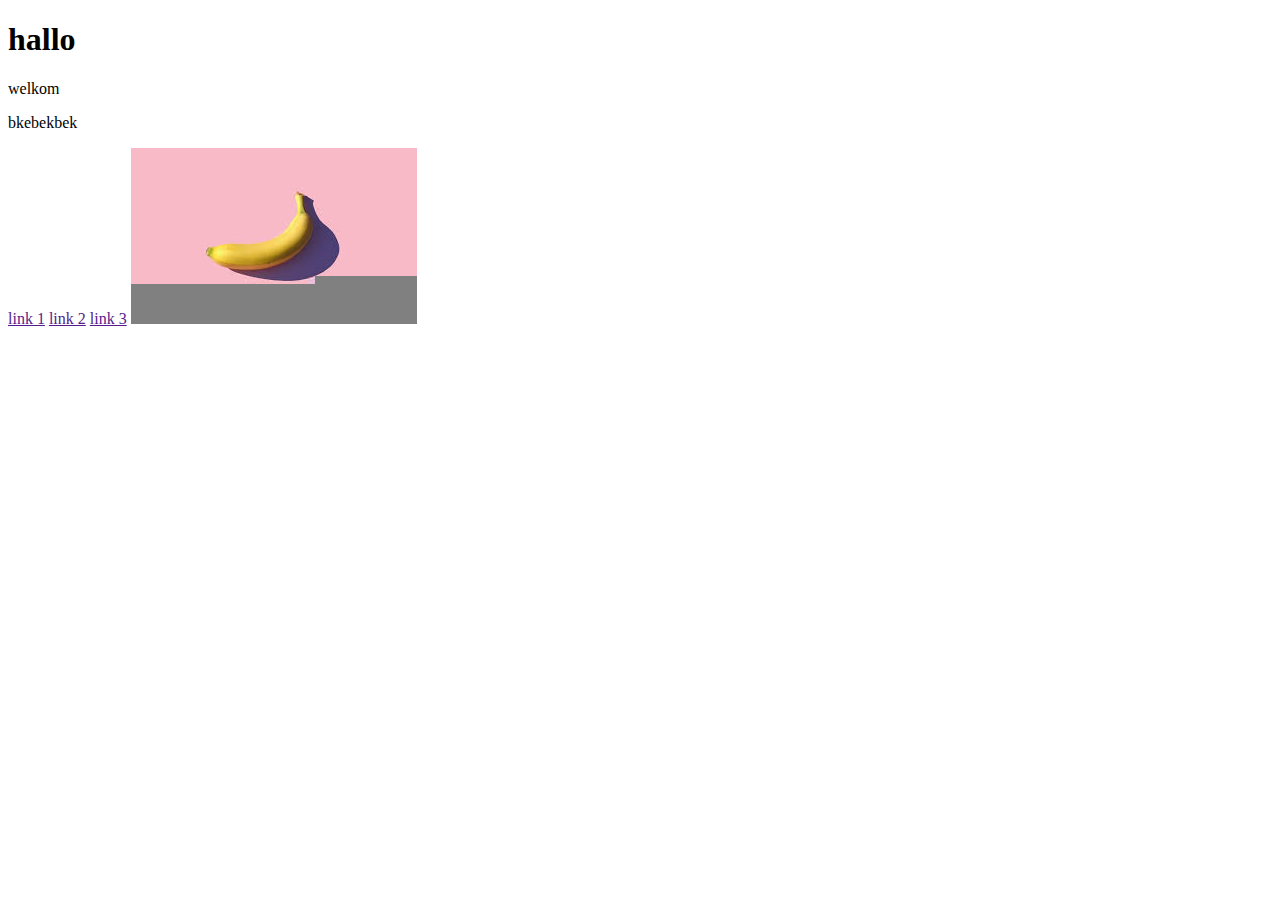
<file: pertemuan 2/materi/index.html>
<!DOCTYPE html>
<html lang="en">
<head>
    <title>Document</title>
    <style>
        /*  Display
        defaultnya semua elemnt memiliki 
        default display, 2 display default :
        1. inline
        2. blok
         */
    </style>
</head>
<body>
    <h1>hallo</h1>
    <p>welkom</p>
    <p>bkebekbek</p>

    <a href="">link 1</a>
    <a href="">link 2</a>
    <a href="">link 3</a>
    <img src="[data-uri]
    /2Q==" alt="">
</body>
</html>
</file>
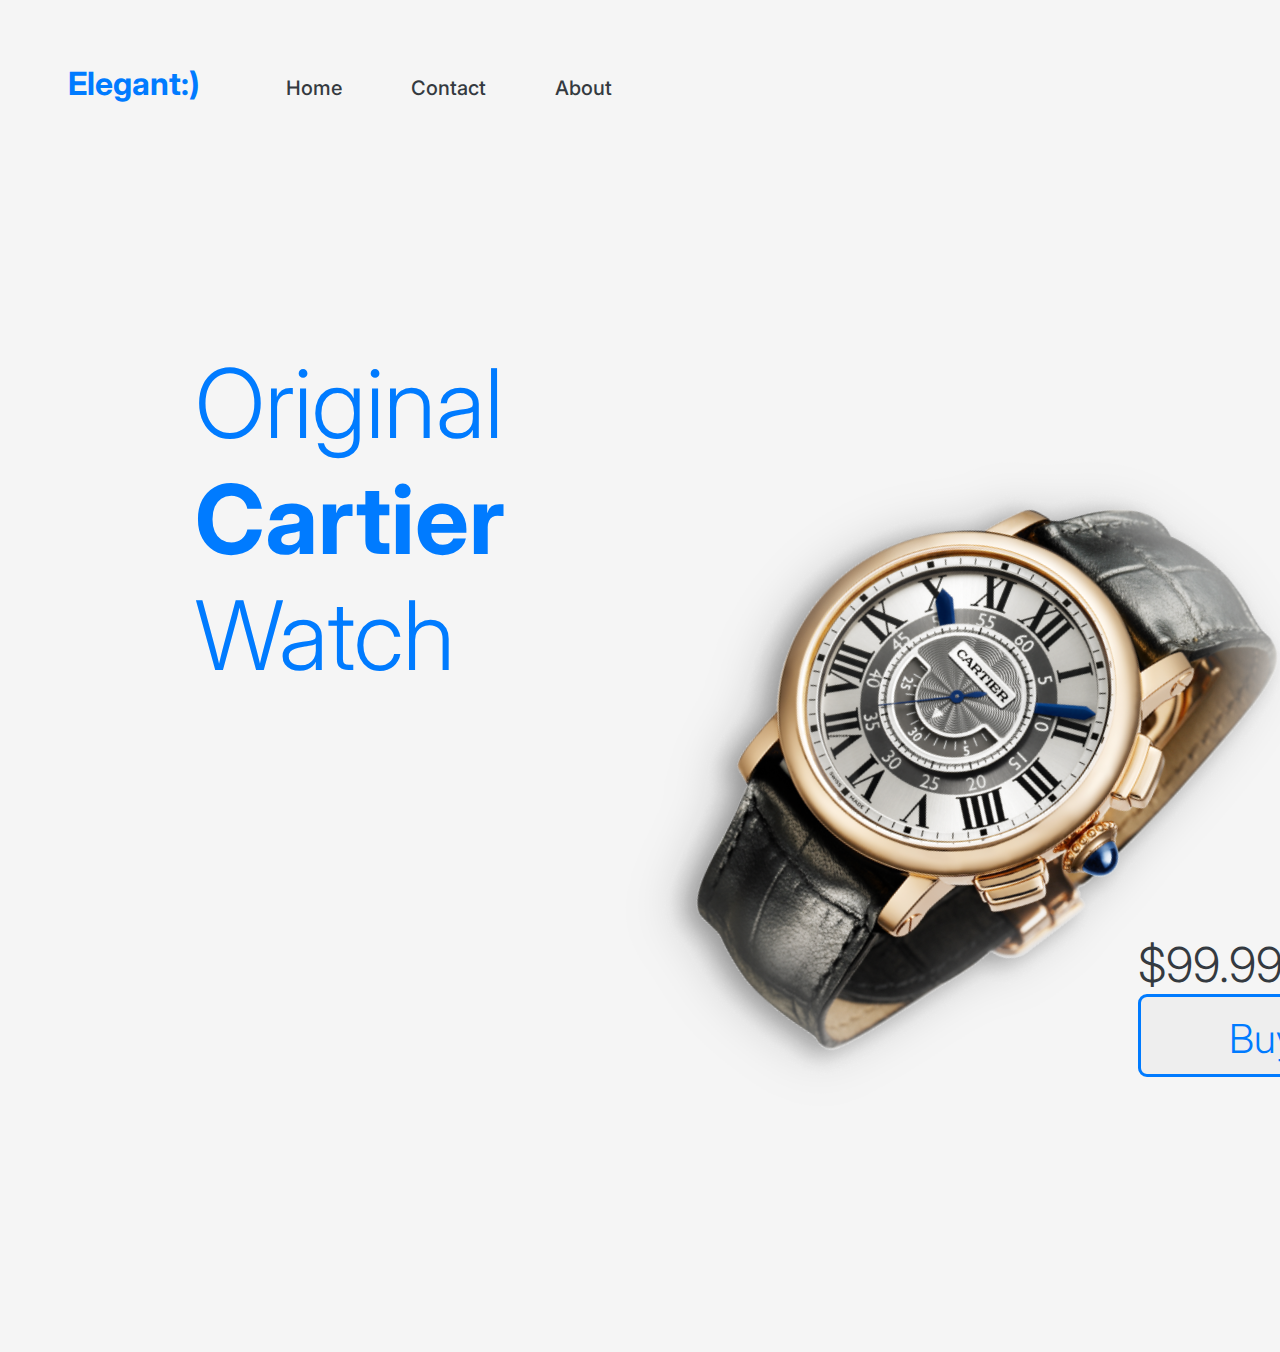
<file: pertemuan 2/study-case 02/index.html>
<!DOCTYPE html>
<html lang="en">
<head>
    <meta charset="UTF-8">
    <meta http-equiv="X-UA-Compatible" content="IE=edge">
    <meta name="viewport" content="width=device-width, initial-scale=1.0">
    <title>Document</title>
    <link rel="stylesheet" href="./assets/style.css">
</head>
<body>
    <nav>
        <h1> Elegant:)</h1>
        <ul>
            <li>Home</li>
            <li>Contact</li>
            <li>About</li>
        </ul>
    </nav>
    <div class="container">
    <div class="kiri">
        <div>Original</div>
        <div class="str">Cartier</div>
        <div>Watch</div>
    </div>
    <div class="tengah">
        <img src="./assets/pngegg 1.png" alt="">
        
    </div>
    <div class="kanan">
        <p>$99.99</p>
        <div class="buy">Buy</div>
    </div></div>
</body>
</html>
</file>
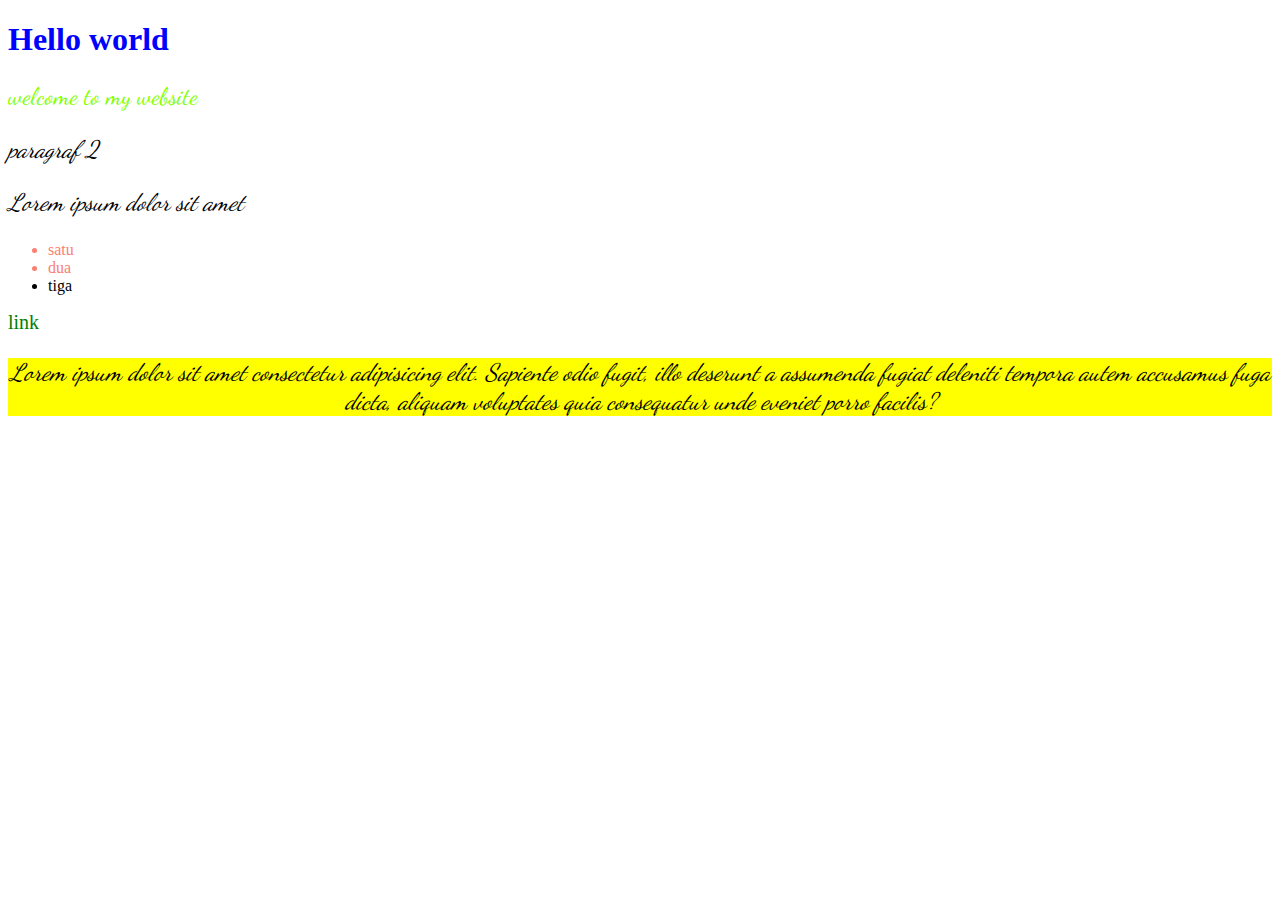
<file: pertemuan 2/materi/done/index.html>
<!DOCTYPE html>
<html lang="en">
<head>
    <title>Document</title>
    <link rel="stylesheet" href="latihan.css">
    <link rel="preconnect" href="https://fonts.googleapis.com">
<link rel="preconnect" href="https://fonts.gstatic.com" crossorigin>
<link href="https://fonts.googleapis.com/css2?family=Dancing+Script&display=swap" rel="stylesheet">
    <style>
        p {
            color: chartreuse;
            font-size: 24px;
            font-family: 'Dancing Script', cursive;
        }
        .p2 {
            font-style: italic;
            color: black;
        }
        #satu, #dua{
            color: salmon;
        }
        .test {
            text-align: center;
        }
        .bg {
            background-color: yellow;
        }
        .bg:hover{
            background-color: blue;
            font-size: 40px;
            
        }
    </style>
</head>
<body>
    <!-- inline -->
    <h1 style="color: blue;">Hello world</h1>
    <!-- internal -->
    <p>welcome to my website</p>
    <p class="p2">paragraf 2</p>
    <p class="p2">Lorem ipsum dolor sit amet</p>

    <ul>
        <li id="satu">satu</li>
        <li id="dua">dua</li>
        <li>tiga</li>
    </ul>
    <!-- external -->
    <a href="#">link</a>
    <p class="p2 test bg">Lorem ipsum dolor sit amet consectetur 
    adipisicing elit. Sapiente odio fugit, illo 
    deserunt a assumenda fugiat deleniti tempora 
    autem accusamus fuga dicta, aliquam voluptates 
    quia consequatur unde eveniet porro facilis?</p>
</body>
</html>
</file>
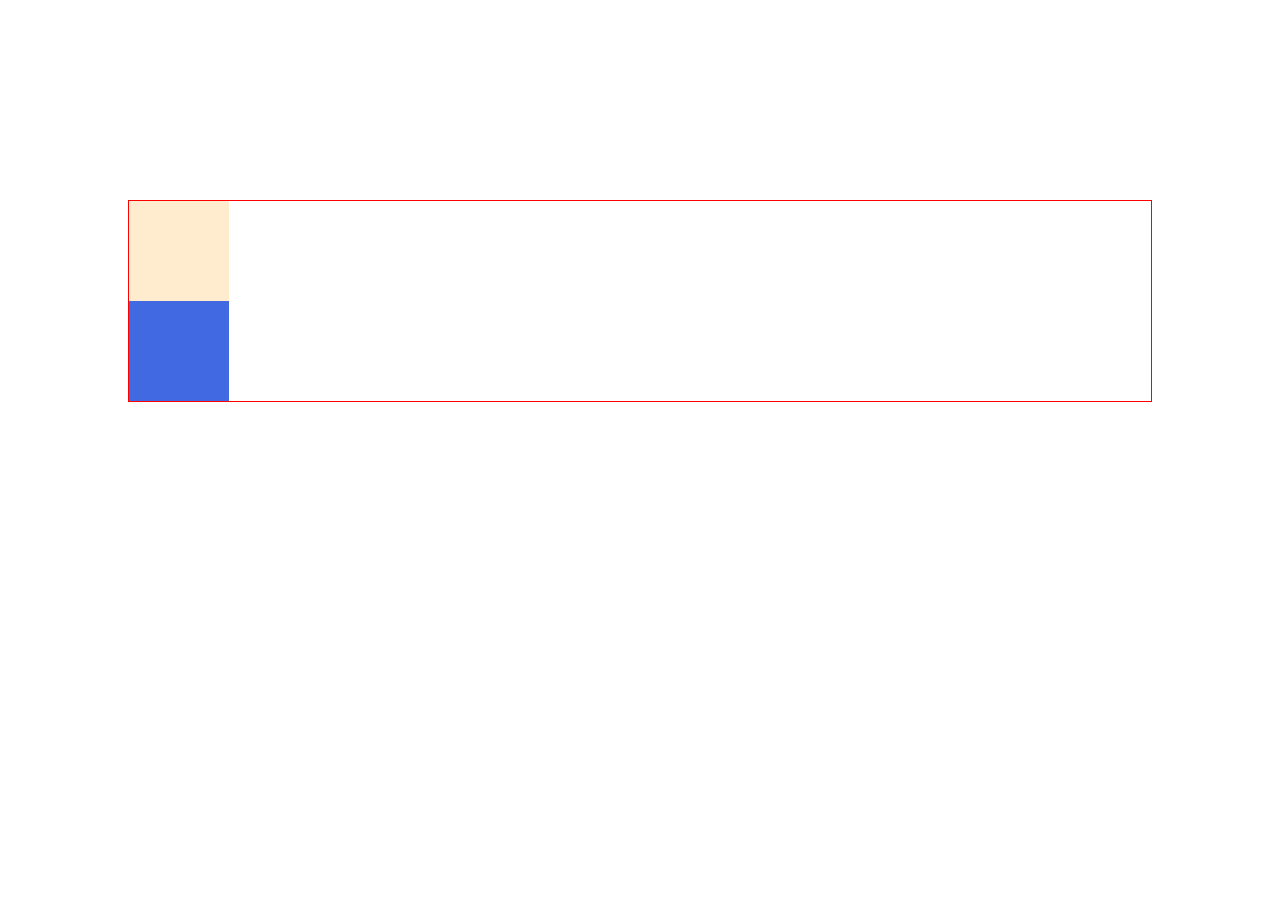
<file: pertemuan 2/materi/latihan3.html>
<!DOCTYPE html>
<html lang="en">
<head>
    <title>Document</title>
    <style>
        *{
            margin: 0;
            box-sizing: border-box;
        }
        .container {
            border: 1px solid red;
            width: 80%;
            margin: auto;
            margin-top: 200px;
            position: relative;
        }
        .k1 {
            width: 100px;
            height: 100px;
            background-color: blanchedalmond;
        }
        .k2 {
            width: 100px;
            height: 100px;
            background-color: royalblue;
            right: 0;
            top: 0;
            position: relative;
        }
        .k3 {
            width: 100px;
            height: 100px;
            background-color: yellow;
        }
    </style>
</head>
<body>
    <div class="container">
        <div class="k1"></div>
        <div class="k2"></div>
        <!-- <div class="k3"></div> -->
    </div>
</body>
</html>
</file>
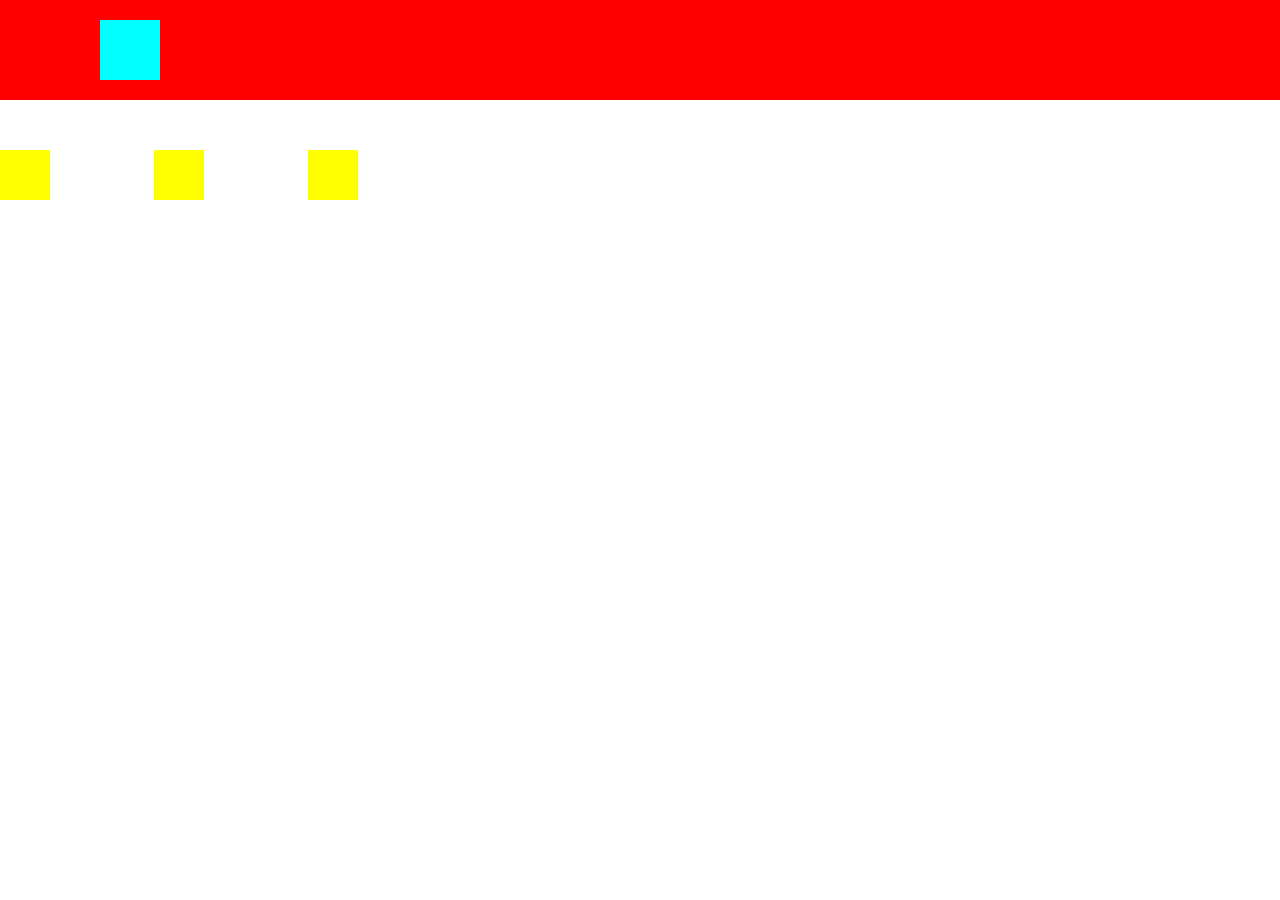
<file: pertemuan 2/materi/done/latihan2.html>
<!DOCTYPE html>
<html lang="en">
<head>
    <title>Document</title>
    <style>
        * {
            margin: 0;
            padding: 0;
            box-sizing: border-box;
        }
        .kotak {
            width: 100%;
            height: 100px;
            background-color: red;
            padding-left: 100px;
            padding-top: 20px;
        }
        .k {
            width: 60px;
            background-color: aqua;
            height: 60px;
            /* margin: auto; */
        }
        span {
            width: 50px;
            height: 50px;
            background-color: yellow;
            display: inline-block;
            margin-right: 100px;
            margin-top: 50px;
        }
    </style>
</head>
<body>
    <!-- tag kosong -->
    <!-- blok -->
    <div class="kotak">
        <div class="k"></div>
    </div>
    
    <!-- inline -->
    <span></span>
    <span></span>
    <span></span>
</body>
</html>
</file>
<file: pertemuan 2/study-case 02/assets/style.css>
@import url('https://fonts.googleapis.com/css2?family=Inter:wght@100;300;500;700;800&display=swap');
*{
    padding: 0;
    margin: 0;
    box-sizing: border-box;
}
body{
    font-family: 'Inter', sans-serif;
    background-color: #F5F5F5;
}
nav{
    padding: 64px 4px;
}
li, h1, ul{
    display: inline;
}
h1{
    font-weight: 700;
    font-size: 32px;
    line-height: 39px;
    margin-right: 82px;
    color: #007BFF;
    font-family: 'Inter';
    font-style: normal;
    margin-left: 64px;
}
li{
    margin-right: 65px;
    font-weight: 500;
    font-size: 20px;
    line-height: 24px;
    color: #343A40;
}
.container {
    display: flex;
    width: 40%;
    margin-right: 0;
}
.kiri{
    font-family: 'Inter';
    font-style: normal;
    font-weight: 300;
    font-size: 96px;
    line-height: 116px;
    margin-left: 195px;
    margin-top: 178px;
    color: #007BFF;
}
.str{
    font-weight: 700;
}
.kiri, .tengah, .kanan{
    display: inline-block;
}
.tengah{
    filter: drop-shadow(-9px 9px 25px rgba(0, 0, 0, 0.25));
    transform: rotate(21.56deg);
    width: 727.09px;
    height: 727.09px;
}
.kanan p {
    font-family: 'Inter';
    font-style: normal;
    font-weight: 300;
    font-size: 48px;
    line-height: 58px;
    color: #343A40;
    
}
.kanan{
    bottom: 0;
    z-index: 999;
    position: absolute;
    left: 1138px;
    top: 936px;
}
.buy{
    width: 249px;
    height: 83px;
    text-align: center;
    background: #EEEEEE;
    border: 3px solid #007BFF;
    border-radius: 9px;
    font-family: 'Inter';
    font-style: normal;
    font-weight: 300;
    font-size: 40px;
    line-height: 48px;
    padding-top: 18px;
    color: #007BFF;

}
</file>
<file: pertemuan 2/materi/done/latihan.css>
a {
    color: green;
    text-decoration: none;
    font-size: 20px;
}
</file>
